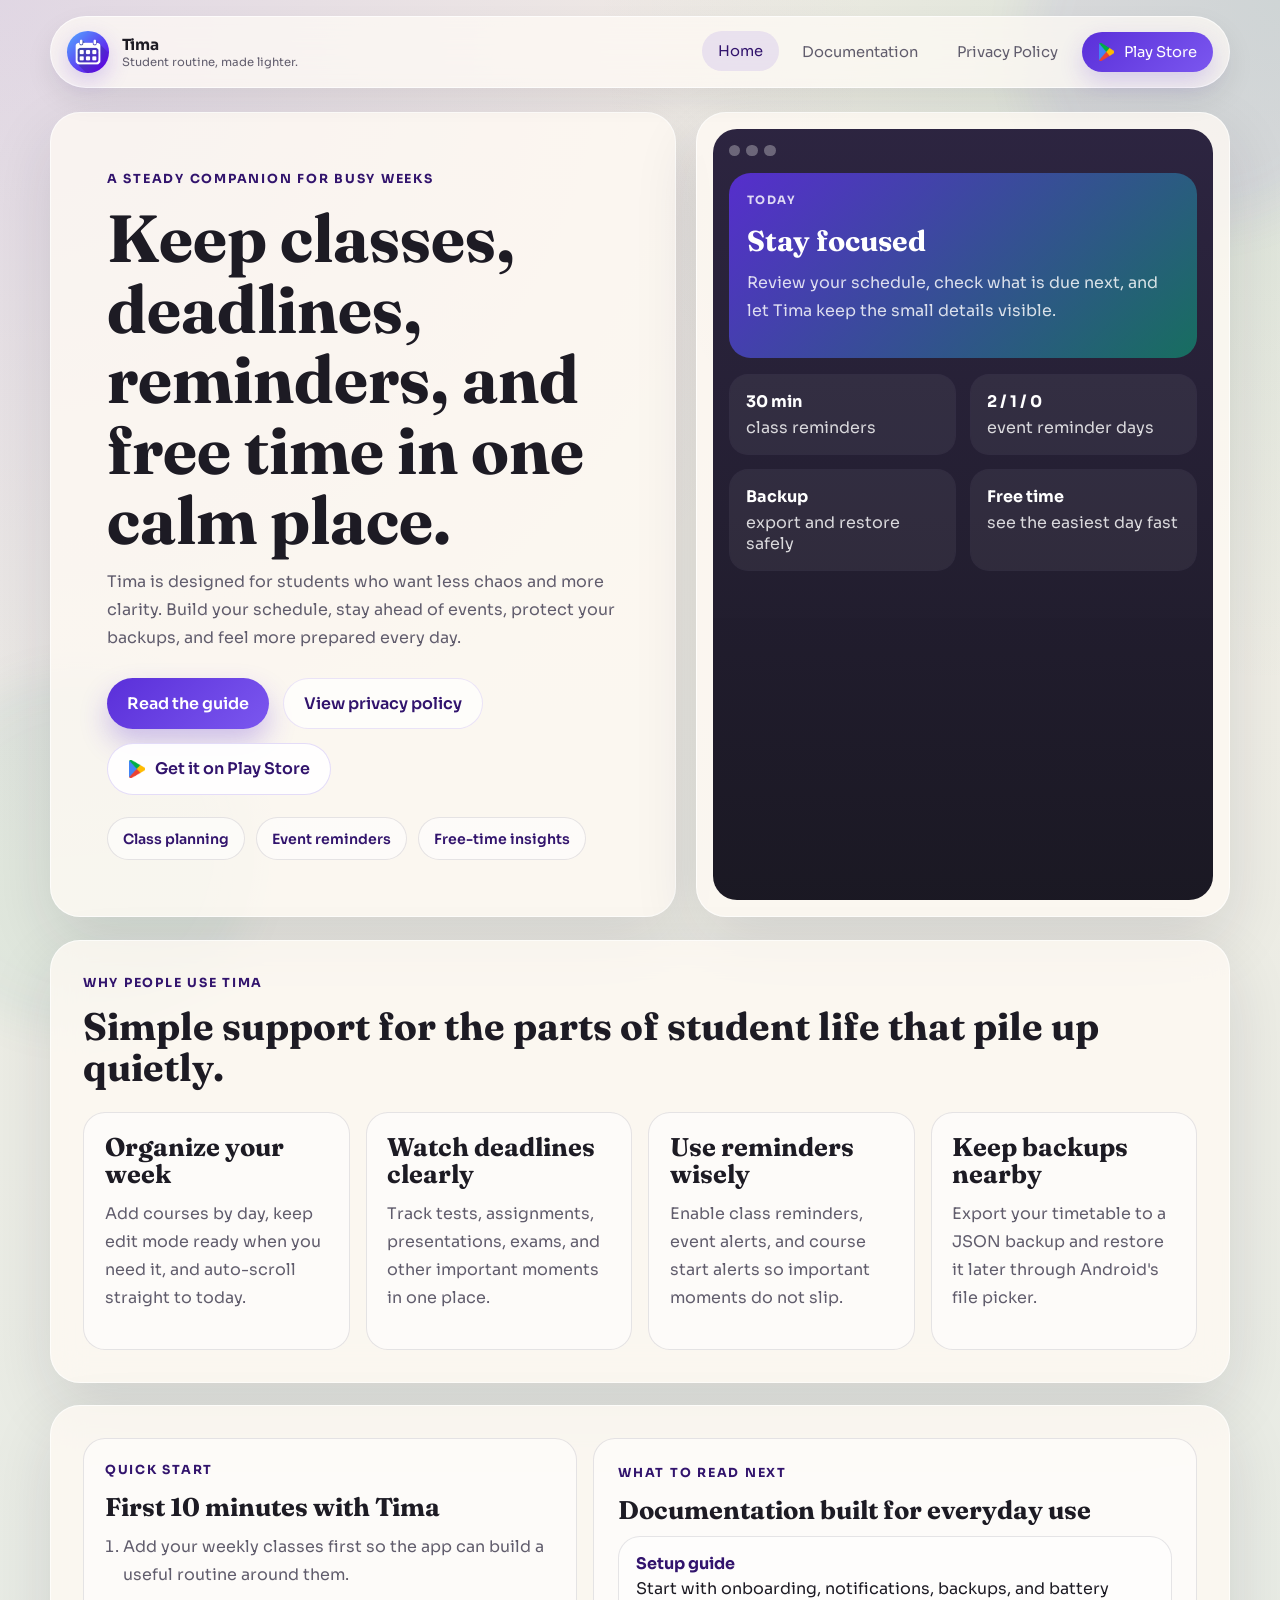
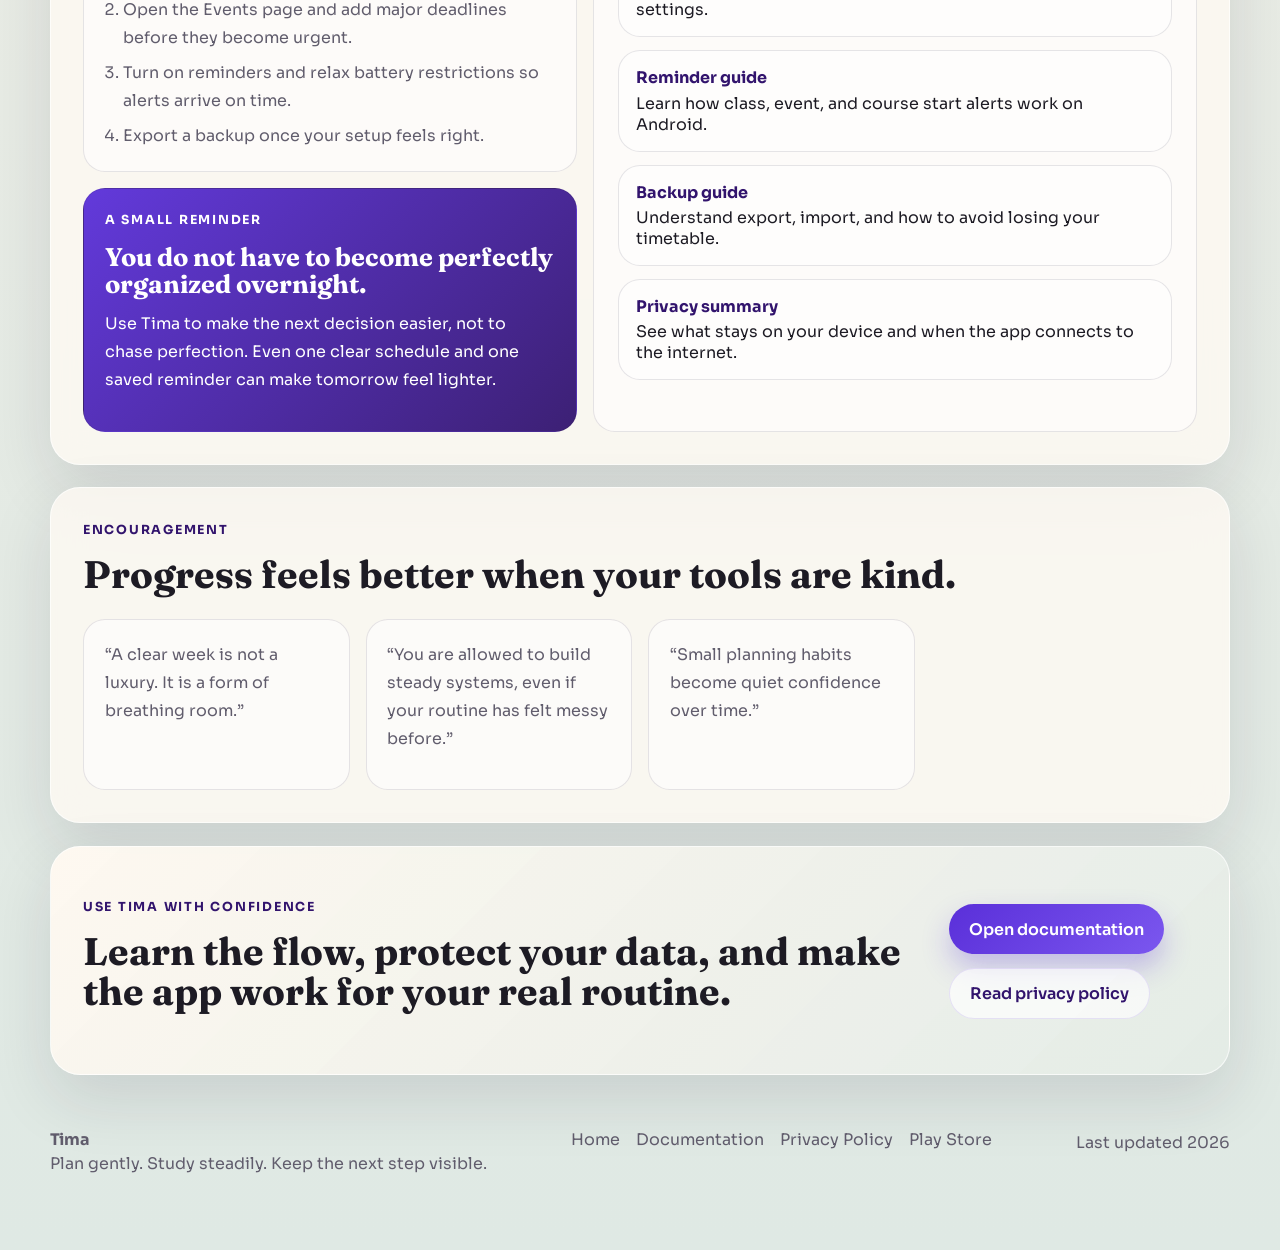
<file: website/index.html>
<!DOCTYPE html>
<html lang="en">
  <head>
    <meta charset="UTF-8" />
    <meta name="viewport" content="width=device-width, initial-scale=1.0" />
    <title>Tima | Calm Planning for Student Life</title>
    <meta
      name="description"
      content="Tima helps students manage classes, deadlines, reminders, backups, and free time with a clear and calm routine."
    />
    <link rel="preconnect" href="https://fonts.googleapis.com" />
    <link rel="preconnect" href="https://fonts.gstatic.com" crossorigin />
    <link
      href="https://fonts.googleapis.com/css2?family=Fraunces:opsz,wght@9..144,600;9..144,700&family=Sora:wght@400;500;600;700&display=swap"
      rel="stylesheet"
    />
    <link rel="icon" type="image/png" href="icons/app_icon.png" />
    <link rel="apple-touch-icon" href="icons/app_icon.png" />
    <link rel="stylesheet" href="styles.css" />
  </head>
  <body data-page="home">
    <div class="site-shell">
      <header class="site-header">
        <a class="brand" href="index.html">
          <span class="brand-mark">
            <img src="icons/app_icon.png" alt="Tima app icon" />
          </span>
          <span class="brand-copy">
            <strong>Tima</strong>
            <small>Student routine, made lighter.</small>
          </span>
        </a>
        <button class="menu-toggle" type="button" aria-expanded="false" aria-controls="site-nav">
          Menu
        </button>
        <nav id="site-nav" class="site-nav">
          <a href="index.html" data-nav="home">Home</a>
          <a href="docs.html" data-nav="docs">Documentation</a>
          <a href="privacy.html" data-nav="privacy">Privacy Policy</a>
          <a
            class="store-link"
            href="https://play.google.com/store/apps/details?id=com.yalaststudios.tima"
            target="_blank"
            rel="noreferrer"
          >
            <img src="icons/play_store_icon.png" alt="" />
            <span>Play Store</span>
          </a>
        </nav>
      </header>

      <main>
        <section class="hero reveal">
          <div class="hero-copy">
            <p class="eyebrow">A steady companion for busy weeks</p>
            <h1>Keep classes, deadlines, reminders, and free time in one calm place.</h1>
            <p class="hero-text">
              Tima is designed for students who want less chaos and more clarity. Build your schedule,
              stay ahead of events, protect your backups, and feel more prepared every day.
            </p>
            <div class="hero-actions">
              <a class="button button-primary" href="docs.html">Read the guide</a>
              <a class="button button-secondary" href="privacy.html">View privacy policy</a>
              <a
                class="button button-store"
                href="https://play.google.com/store/apps/details?id=com.yalaststudios.tima"
                target="_blank"
                rel="noreferrer"
              >
                <img src="icons/play_store_icon.png" alt="" />
                <span>Get it on Play Store</span>
              </a>
            </div>
            <div class="hero-points">
              <span>Class planning</span>
              <span>Event reminders</span>
              <span>Free-time insights</span>
            </div>
          </div>

          <div class="hero-panel reveal">
            <div class="panel-window">
              <div class="panel-header">
                <span></span><span></span><span></span>
              </div>
              <div class="panel-body">
                <article class="mini-card">
                  <p class="mini-label">Today</p>
                  <h2>Stay focused</h2>
                  <p>
                    Review your schedule, check what is due next, and let Tima keep the small details visible.
                  </p>
                </article>
                <div class="mini-grid">
                  <article class="status-chip">
                    <strong>30 min</strong>
                    <span>class reminders</span>
                  </article>
                  <article class="status-chip">
                    <strong>2 / 1 / 0</strong>
                    <span>event reminder days</span>
                  </article>
                  <article class="status-chip">
                    <strong>Backup</strong>
                    <span>export and restore safely</span>
                  </article>
                  <article class="status-chip">
                    <strong>Free time</strong>
                    <span>see the easiest day fast</span>
                  </article>
                </div>
              </div>
            </div>
          </div>
        </section>

        <section class="section reveal">
          <div class="section-heading">
            <p class="eyebrow">Why people use Tima</p>
            <h2>Simple support for the parts of student life that pile up quietly.</h2>
          </div>
          <div class="feature-grid">
            <article class="feature-card">
              <h3>Organize your week</h3>
              <p>
                Add courses by day, keep edit mode ready when you need it, and auto-scroll straight to today.
              </p>
            </article>
            <article class="feature-card">
              <h3>Watch deadlines clearly</h3>
              <p>
                Track tests, assignments, presentations, exams, and other important moments in one place.
              </p>
            </article>
            <article class="feature-card">
              <h3>Use reminders wisely</h3>
              <p>
                Enable class reminders, event alerts, and course start alerts so important moments do not slip.
              </p>
            </article>
            <article class="feature-card">
              <h3>Keep backups nearby</h3>
              <p>
                Export your timetable to a JSON backup and restore it later through Android's file picker.
              </p>
            </article>
          </div>
        </section>

        <section class="section split-section reveal">
          <div class="card-stack">
            <article class="info-card">
              <p class="eyebrow">Quick start</p>
              <h3>First 10 minutes with Tima</h3>
              <ol class="number-list">
                <li>Add your weekly classes first so the app can build a useful routine around them.</li>
                <li>Open the Events page and add major deadlines before they become urgent.</li>
                <li>Turn on reminders and relax battery restrictions so alerts arrive on time.</li>
                <li>Export a backup once your setup feels right.</li>
              </ol>
            </article>
            <article class="info-card accent-card">
              <p class="eyebrow">A small reminder</p>
              <h3>You do not have to become perfectly organized overnight.</h3>
              <p>
                Use Tima to make the next decision easier, not to chase perfection. Even one clear schedule and one
                saved reminder can make tomorrow feel lighter.
              </p>
            </article>
          </div>

          <div class="detail-card">
            <p class="eyebrow">What to read next</p>
            <h3>Documentation built for everyday use</h3>
            <div class="doc-links">
              <a class="doc-link" href="docs.html#setup">
                <strong>Setup guide</strong>
                <span>Start with onboarding, notifications, backups, and battery settings.</span>
              </a>
              <a class="doc-link" href="docs.html#notifications">
                <strong>Reminder guide</strong>
                <span>Learn how class, event, and course start alerts work on Android.</span>
              </a>
              <a class="doc-link" href="docs.html#backups">
                <strong>Backup guide</strong>
                <span>Understand export, import, and how to avoid losing your timetable.</span>
              </a>
              <a class="doc-link" href="privacy.html#summary">
                <strong>Privacy summary</strong>
                <span>See what stays on your device and when the app connects to the internet.</span>
              </a>
            </div>
          </div>
        </section>

        <section class="section reveal">
          <div class="section-heading">
            <p class="eyebrow">Encouragement</p>
            <h2>Progress feels better when your tools are kind.</h2>
          </div>
          <div class="quote-grid">
            <article class="quote-card">
              <p>
                “A clear week is not a luxury. It is a form of breathing room.”
              </p>
            </article>
            <article class="quote-card">
              <p>
                “You are allowed to build steady systems, even if your routine has felt messy before.”
              </p>
            </article>
            <article class="quote-card">
              <p>
                “Small planning habits become quiet confidence over time.”
              </p>
            </article>
          </div>
        </section>

        <section class="cta-panel reveal">
          <div>
            <p class="eyebrow">Use Tima with confidence</p>
            <h2>Learn the flow, protect your data, and make the app work for your real routine.</h2>
          </div>
          <div class="cta-actions">
            <a class="button button-primary" href="docs.html">Open documentation</a>
            <a class="button button-secondary" href="privacy.html">Read privacy policy</a>
          </div>
        </section>
      </main>

      <footer class="site-footer">
        <div>
          <strong>Tima</strong>
          <p>Plan gently. Study steadily. Keep the next step visible.</p>
        </div>
        <div class="footer-links">
          <a href="index.html">Home</a>
          <a href="docs.html">Documentation</a>
          <a href="privacy.html">Privacy Policy</a>
          <a href="https://play.google.com/store/apps/details?id=com.yalaststudios.tima" target="_blank" rel="noreferrer">
            Play Store
          </a>
        </div>
        <p class="footer-note">Last updated <span data-year></span></p>
      </footer>
    </div>

    <script src="script.js"></script>
  </body>
</html>
</file>
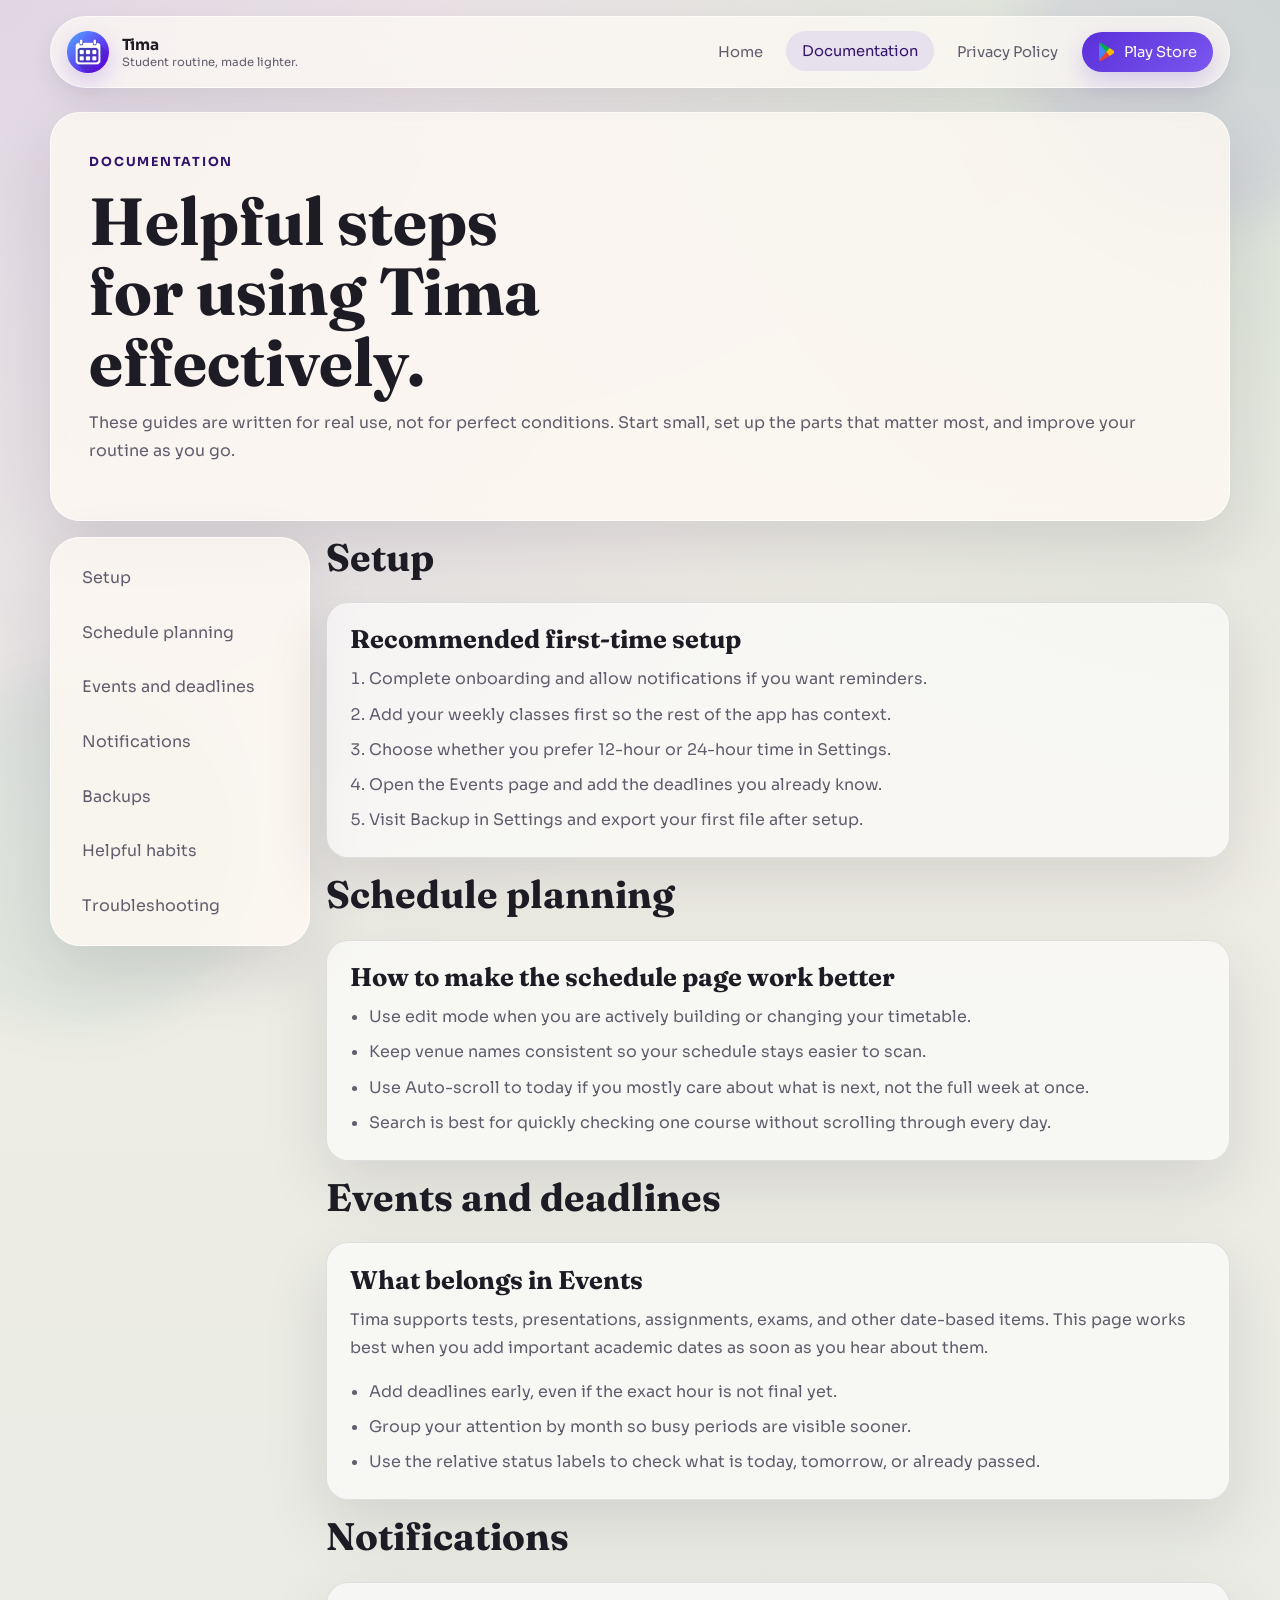
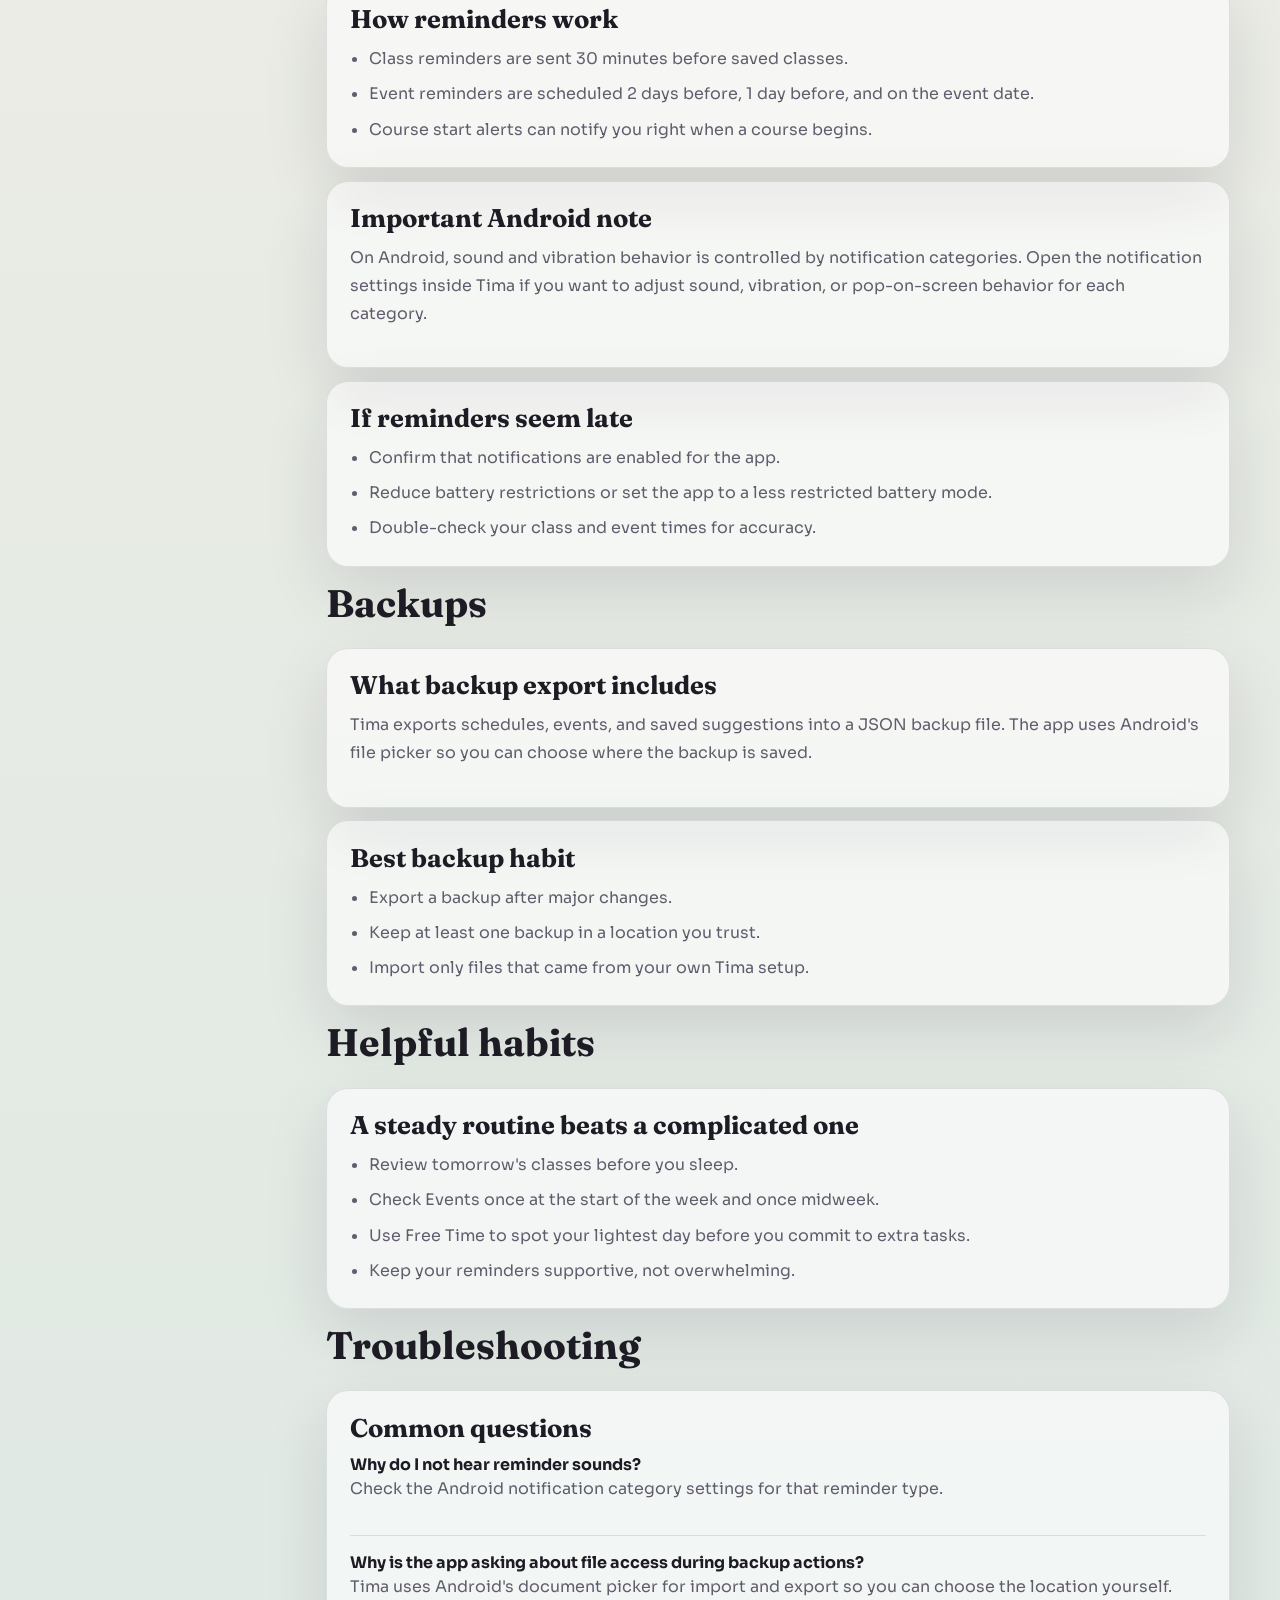
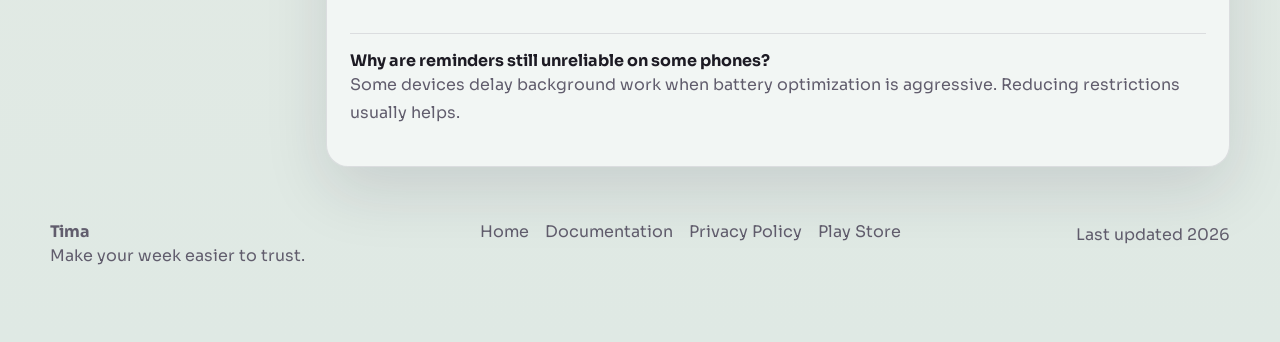
<file: website/docs.html>
<!DOCTYPE html>
<html lang="en">
  <head>
    <meta charset="UTF-8" />
    <meta name="viewport" content="width=device-width, initial-scale=1.0" />
    <title>Tima Documentation | Setup and Everyday Help</title>
    <meta
      name="description"
      content="Setup instructions, notification help, backup guidance, and practical tips for getting the most from Tima."
    />
    <link rel="preconnect" href="https://fonts.googleapis.com" />
    <link rel="preconnect" href="https://fonts.gstatic.com" crossorigin />
    <link
      href="https://fonts.googleapis.com/css2?family=Fraunces:opsz,wght@9..144,600;9..144,700&family=Sora:wght@400;500;600;700&display=swap"
      rel="stylesheet"
    />
    <link rel="icon" type="image/png" href="icons/app_icon.png" />
    <link rel="apple-touch-icon" href="icons/app_icon.png" />
    <link rel="stylesheet" href="styles.css" />
  </head>
  <body data-page="docs">
    <div class="site-shell">
      <header class="site-header">
        <a class="brand" href="index.html">
          <span class="brand-mark">
            <img src="icons/app_icon.png" alt="Tima app icon" />
          </span>
          <span class="brand-copy">
            <strong>Tima</strong>
            <small>Student routine, made lighter.</small>
          </span>
        </a>
        <button class="menu-toggle" type="button" aria-expanded="false" aria-controls="site-nav">
          Menu
        </button>
        <nav id="site-nav" class="site-nav">
          <a href="index.html" data-nav="home">Home</a>
          <a href="docs.html" data-nav="docs">Documentation</a>
          <a href="privacy.html" data-nav="privacy">Privacy Policy</a>
          <a
            class="store-link"
            href="https://play.google.com/store/apps/details?id=com.yalaststudios.tima"
            target="_blank"
            rel="noreferrer"
          >
            <img src="icons/play_store_icon.png" alt="" />
            <span>Play Store</span>
          </a>
        </nav>
      </header>

      <main class="page-main">
        <section class="page-hero reveal">
          <p class="eyebrow">Documentation</p>
          <h1>Helpful steps for using Tima effectively.</h1>
          <p>
            These guides are written for real use, not for perfect conditions. Start small, set up the parts that
            matter most, and improve your routine as you go.
          </p>
        </section>

        <section class="doc-layout">
          <aside class="doc-sidebar reveal">
            <a href="#setup">Setup</a>
            <a href="#schedule">Schedule planning</a>
            <a href="#events">Events and deadlines</a>
            <a href="#notifications">Notifications</a>
            <a href="#backups">Backups</a>
            <a href="#tips">Helpful habits</a>
            <a href="#troubleshooting">Troubleshooting</a>
          </aside>

          <div class="doc-content">
            <section id="setup" class="doc-section reveal">
              <h2>Setup</h2>
              <div class="doc-card">
                <h3>Recommended first-time setup</h3>
                <ol class="number-list">
                  <li>Complete onboarding and allow notifications if you want reminders.</li>
                  <li>Add your weekly classes first so the rest of the app has context.</li>
                  <li>Choose whether you prefer 12-hour or 24-hour time in Settings.</li>
                  <li>Open the Events page and add the deadlines you already know.</li>
                  <li>Visit Backup in Settings and export your first file after setup.</li>
                </ol>
              </div>
            </section>

            <section id="schedule" class="doc-section reveal">
              <h2>Schedule planning</h2>
              <div class="doc-card">
                <h3>How to make the schedule page work better</h3>
                <ul class="plain-list">
                  <li>Use edit mode when you are actively building or changing your timetable.</li>
                  <li>Keep venue names consistent so your schedule stays easier to scan.</li>
                  <li>Use Auto-scroll to today if you mostly care about what is next, not the full week at once.</li>
                  <li>Search is best for quickly checking one course without scrolling through every day.</li>
                </ul>
              </div>
            </section>

            <section id="events" class="doc-section reveal">
              <h2>Events and deadlines</h2>
              <div class="doc-card">
                <h3>What belongs in Events</h3>
                <p>
                  Tima supports tests, presentations, assignments, exams, and other date-based items. This page works
                  best when you add important academic dates as soon as you hear about them.
                </p>
                <ul class="plain-list">
                  <li>Add deadlines early, even if the exact hour is not final yet.</li>
                  <li>Group your attention by month so busy periods are visible sooner.</li>
                  <li>Use the relative status labels to check what is today, tomorrow, or already passed.</li>
                </ul>
              </div>
            </section>

            <section id="notifications" class="doc-section reveal">
              <h2>Notifications</h2>
              <div class="doc-card">
                <h3>How reminders work</h3>
                <ul class="plain-list">
                  <li>Class reminders are sent 30 minutes before saved classes.</li>
                  <li>Event reminders are scheduled 2 days before, 1 day before, and on the event date.</li>
                  <li>Course start alerts can notify you right when a course begins.</li>
                </ul>
              </div>
              <div class="doc-card">
                <h3>Important Android note</h3>
                <p>
                  On Android, sound and vibration behavior is controlled by notification categories. Open the
                  notification settings inside Tima if you want to adjust sound, vibration, or pop-on-screen behavior
                  for each category.
                </p>
              </div>
              <div class="doc-card">
                <h3>If reminders seem late</h3>
                <ul class="plain-list">
                  <li>Confirm that notifications are enabled for the app.</li>
                  <li>Reduce battery restrictions or set the app to a less restricted battery mode.</li>
                  <li>Double-check your class and event times for accuracy.</li>
                </ul>
              </div>
            </section>

            <section id="backups" class="doc-section reveal">
              <h2>Backups</h2>
              <div class="doc-card">
                <h3>What backup export includes</h3>
                <p>
                  Tima exports schedules, events, and saved suggestions into a JSON backup file. The app uses Android's
                  file picker so you can choose where the backup is saved.
                </p>
              </div>
              <div class="doc-card">
                <h3>Best backup habit</h3>
                <ul class="plain-list">
                  <li>Export a backup after major changes.</li>
                  <li>Keep at least one backup in a location you trust.</li>
                  <li>Import only files that came from your own Tima setup.</li>
                </ul>
              </div>
            </section>

            <section id="tips" class="doc-section reveal">
              <h2>Helpful habits</h2>
              <div class="doc-card">
                <h3>A steady routine beats a complicated one</h3>
                <ul class="plain-list">
                  <li>Review tomorrow's classes before you sleep.</li>
                  <li>Check Events once at the start of the week and once midweek.</li>
                  <li>Use Free Time to spot your lightest day before you commit to extra tasks.</li>
                  <li>Keep your reminders supportive, not overwhelming.</li>
                </ul>
              </div>
            </section>

            <section id="troubleshooting" class="doc-section reveal">
              <h2>Troubleshooting</h2>
              <div class="doc-card">
                <h3>Common questions</h3>
                <div class="faq-stack">
                  <article>
                    <strong>Why do I not hear reminder sounds?</strong>
                    <p>Check the Android notification category settings for that reminder type.</p>
                  </article>
                  <article>
                    <strong>Why is the app asking about file access during backup actions?</strong>
                    <p>
                      Tima uses Android's document picker for import and export so you can choose the location yourself.
                    </p>
                  </article>
                  <article>
                    <strong>Why are reminders still unreliable on some phones?</strong>
                    <p>
                      Some devices delay background work when battery optimization is aggressive. Reducing restrictions
                      usually helps.
                    </p>
                  </article>
                </div>
              </div>
            </section>
          </div>
        </section>
      </main>

      <footer class="site-footer">
        <div>
          <strong>Tima</strong>
          <p>Make your week easier to trust.</p>
        </div>
        <div class="footer-links">
          <a href="index.html">Home</a>
          <a href="docs.html">Documentation</a>
          <a href="privacy.html">Privacy Policy</a>
          <a href="https://play.google.com/store/apps/details?id=com.yalaststudios.tima" target="_blank" rel="noreferrer">
            Play Store
          </a>
        </div>
        <p class="footer-note">Last updated <span data-year></span></p>
      </footer>
    </div>

    <script src="script.js"></script>
  </body>
</html>
</file>
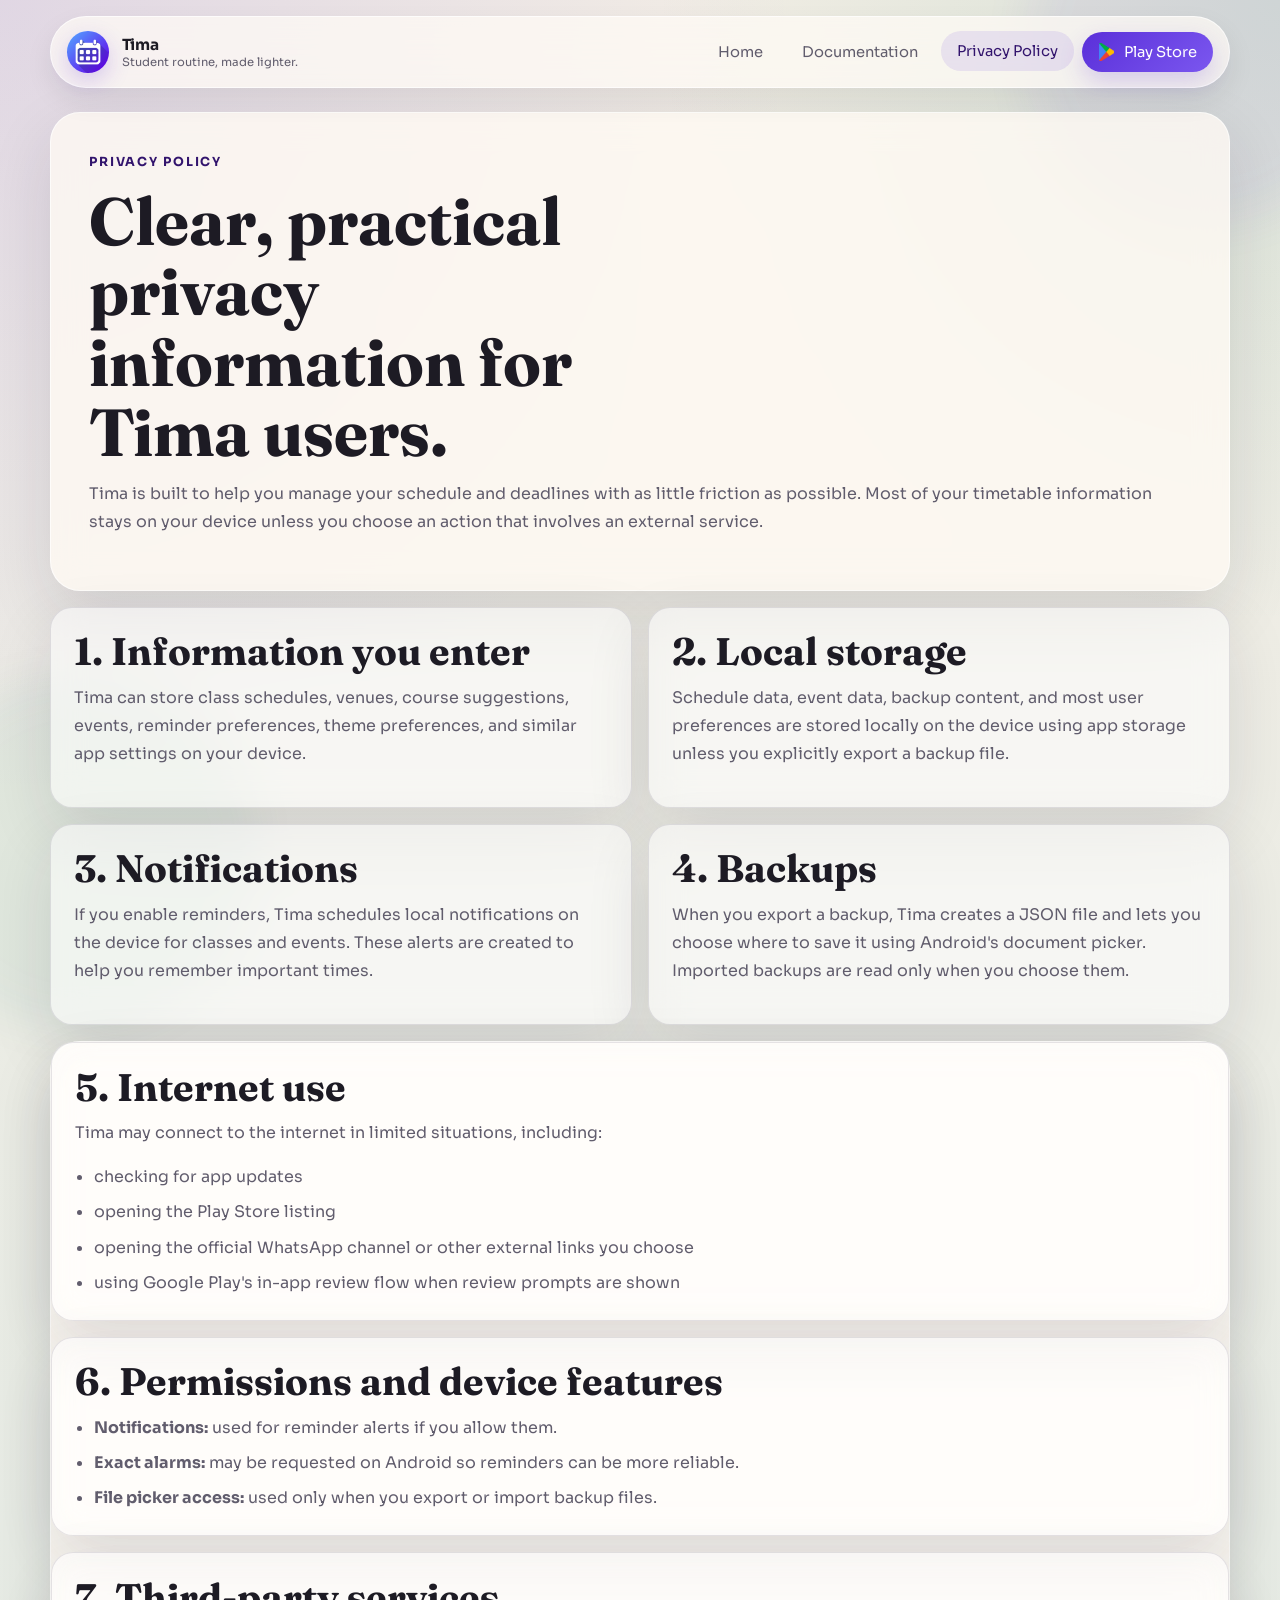
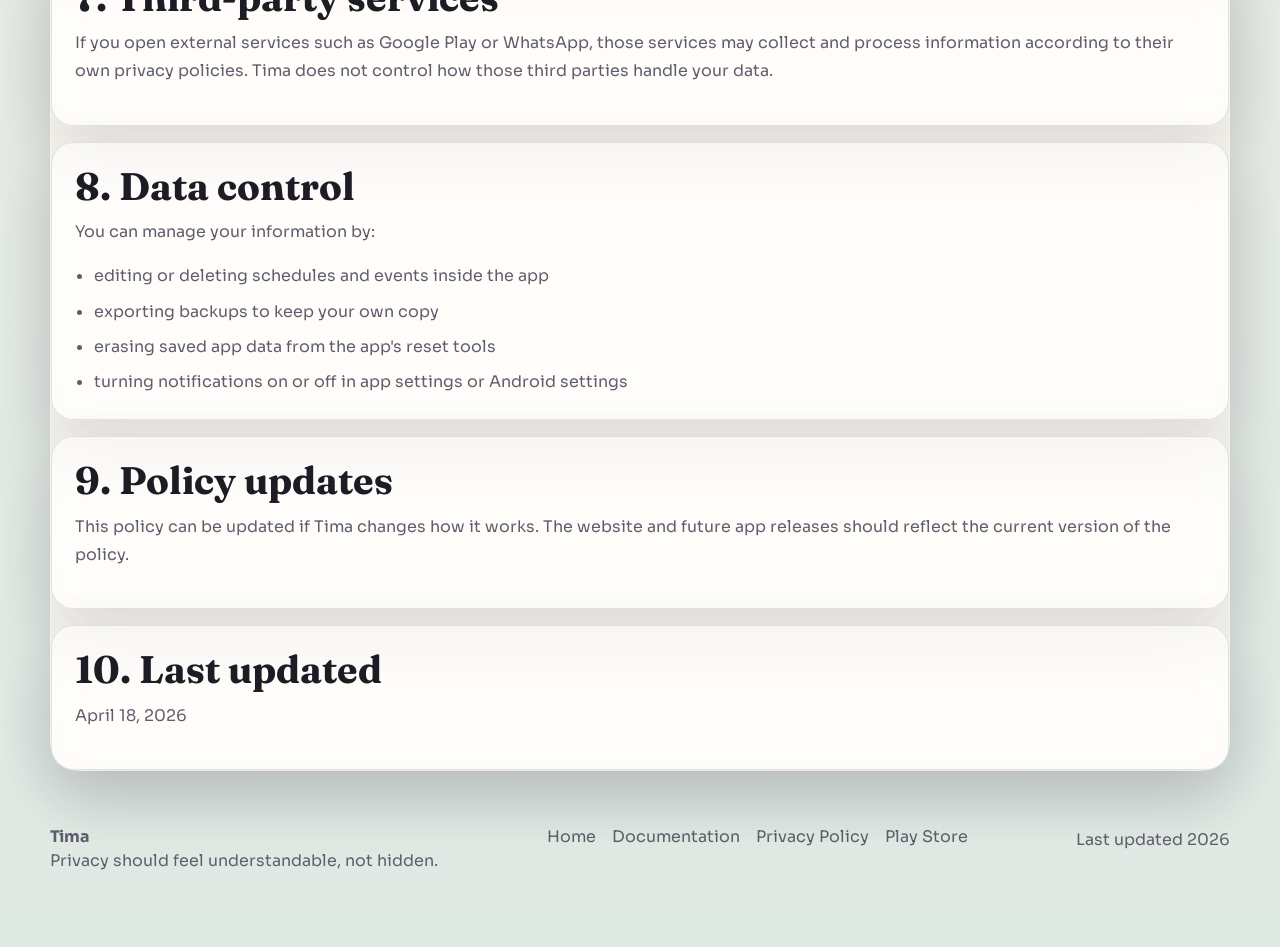
<file: website/privacy.html>
<!DOCTYPE html>
<html lang="en">
  <head>
    <meta charset="UTF-8" />
    <meta name="viewport" content="width=device-width, initial-scale=1.0" />
    <title>Tima Privacy Policy</title>
    <meta
      name="description"
      content="Read how Tima stores schedule and event data, uses notifications, handles backups, and connects to external services."
    />
    <link rel="preconnect" href="https://fonts.googleapis.com" />
    <link rel="preconnect" href="https://fonts.gstatic.com" crossorigin />
    <link
      href="https://fonts.googleapis.com/css2?family=Fraunces:opsz,wght@9..144,600;9..144,700&family=Sora:wght@400;500;600;700&display=swap"
      rel="stylesheet"
    />
    <link rel="icon" type="image/png" href="icons/app_icon.png" />
    <link rel="apple-touch-icon" href="icons/app_icon.png" />
    <link rel="stylesheet" href="styles.css" />
  </head>
  <body data-page="privacy">
    <div class="site-shell">
      <header class="site-header">
        <a class="brand" href="index.html">
          <span class="brand-mark">
            <img src="icons/app_icon.png" alt="Tima app icon" />
          </span>
          <span class="brand-copy">
            <strong>Tima</strong>
            <small>Student routine, made lighter.</small>
          </span>
        </a>
        <button class="menu-toggle" type="button" aria-expanded="false" aria-controls="site-nav">
          Menu
        </button>
        <nav id="site-nav" class="site-nav">
          <a href="index.html" data-nav="home">Home</a>
          <a href="docs.html" data-nav="docs">Documentation</a>
          <a href="privacy.html" data-nav="privacy">Privacy Policy</a>
          <a
            class="store-link"
            href="https://play.google.com/store/apps/details?id=com.yalaststudios.tima"
            target="_blank"
            rel="noreferrer"
          >
            <img src="icons/play_store_icon.png" alt="" />
            <span>Play Store</span>
          </a>
        </nav>
      </header>

      <main class="page-main">
        <section class="page-hero reveal">
          <p class="eyebrow">Privacy Policy</p>
          <h1>Clear, practical privacy information for Tima users.</h1>
          <p id="summary">
            Tima is built to help you manage your schedule and deadlines with as little friction as possible. Most of
            your timetable information stays on your device unless you choose an action that involves an external
            service.
          </p>
        </section>

        <section class="policy-grid">
          <article class="policy-card reveal">
            <h2>1. Information you enter</h2>
            <p>
              Tima can store class schedules, venues, course suggestions, events, reminder preferences, theme
              preferences, and similar app settings on your device.
            </p>
          </article>
          <article class="policy-card reveal">
            <h2>2. Local storage</h2>
            <p>
              Schedule data, event data, backup content, and most user preferences are stored locally on the device
              using app storage unless you explicitly export a backup file.
            </p>
          </article>
          <article class="policy-card reveal">
            <h2>3. Notifications</h2>
            <p>
              If you enable reminders, Tima schedules local notifications on the device for classes and events. These
              alerts are created to help you remember important times.
            </p>
          </article>
          <article class="policy-card reveal">
            <h2>4. Backups</h2>
            <p>
              When you export a backup, Tima creates a JSON file and lets you choose where to save it using Android's
              document picker. Imported backups are read only when you choose them.
            </p>
          </article>
        </section>

        <section class="policy-long reveal">
          <article class="doc-card">
            <h2>5. Internet use</h2>
            <p>Tima may connect to the internet in limited situations, including:</p>
            <ul class="plain-list">
              <li>checking for app updates</li>
              <li>opening the Play Store listing</li>
              <li>opening the official WhatsApp channel or other external links you choose</li>
              <li>using Google Play's in-app review flow when review prompts are shown</li>
            </ul>
          </article>

          <article class="doc-card">
            <h2>6. Permissions and device features</h2>
            <ul class="plain-list">
              <li><strong>Notifications:</strong> used for reminder alerts if you allow them.</li>
              <li><strong>Exact alarms:</strong> may be requested on Android so reminders can be more reliable.</li>
              <li><strong>File picker access:</strong> used only when you export or import backup files.</li>
            </ul>
          </article>

          <article class="doc-card">
            <h2>7. Third-party services</h2>
            <p>
              If you open external services such as Google Play or WhatsApp, those services may collect and process
              information according to their own privacy policies. Tima does not control how those third parties handle
              your data.
            </p>
          </article>

          <article class="doc-card">
            <h2>8. Data control</h2>
            <p>You can manage your information by:</p>
            <ul class="plain-list">
              <li>editing or deleting schedules and events inside the app</li>
              <li>exporting backups to keep your own copy</li>
              <li>erasing saved app data from the app's reset tools</li>
              <li>turning notifications on or off in app settings or Android settings</li>
            </ul>
          </article>

          <article class="doc-card">
            <h2>9. Policy updates</h2>
            <p>
              This policy can be updated if Tima changes how it works. The website and future app releases should
              reflect the current version of the policy.
            </p>
          </article>

          <article class="doc-card">
            <h2>10. Last updated</h2>
            <p>April 18, 2026</p>
          </article>
        </section>
      </main>

      <footer class="site-footer">
        <div>
          <strong>Tima</strong>
          <p>Privacy should feel understandable, not hidden.</p>
        </div>
        <div class="footer-links">
          <a href="index.html">Home</a>
          <a href="docs.html">Documentation</a>
          <a href="privacy.html">Privacy Policy</a>
          <a href="https://play.google.com/store/apps/details?id=com.yalaststudios.tima" target="_blank" rel="noreferrer">
            Play Store
          </a>
        </div>
        <p class="footer-note">Last updated <span data-year></span></p>
      </footer>
    </div>

    <script src="script.js"></script>
  </body>
</html>
</file>
<file: website/styles.css>
:root {
  --bg: #f3eee5;
  --bg-deep: #dfe9e4;
  --surface: rgba(255, 250, 244, 0.78);
  --surface-strong: #fff9f0;
  --ink: #1d1b24;
  --muted: #615d6d;
  --line: rgba(55, 45, 78, 0.12);
  --primary: #5a2fd9;
  --primary-deep: #32146d;
  --accent: #13846b;
  --shadow: 0 24px 64px rgba(31, 23, 47, 0.12);
  --radius-xl: 30px;
  --radius-lg: 22px;
  --radius-md: 16px;
  --max-width: 1180px;
}

*,
*::before,
*::after {
  box-sizing: border-box;
}

html {
  scroll-behavior: smooth;
}

body {
  margin: 0;
  font-family: "Sora", "Segoe UI", sans-serif;
  color: var(--ink);
  background:
    radial-gradient(circle at top left, rgba(90, 47, 217, 0.12), transparent 28%),
    radial-gradient(circle at top right, rgba(19, 132, 107, 0.12), transparent 22%),
    linear-gradient(180deg, var(--bg), var(--bg-deep));
  min-height: 100vh;
}

body::before,
body::after {
  content: "";
  position: fixed;
  width: 22rem;
  height: 22rem;
  border-radius: 50%;
  filter: blur(24px);
  opacity: 0.38;
  pointer-events: none;
  z-index: 0;
  animation: drift 16s ease-in-out infinite alternate;
}

body::before {
  top: -8rem;
  right: -6rem;
  background: rgba(90, 47, 217, 0.18);
}

body::after {
  bottom: -8rem;
  left: -6rem;
  background: rgba(19, 132, 107, 0.16);
}

a {
  color: inherit;
  text-decoration: none;
}

img {
  max-width: 100%;
}

.site-shell {
  position: relative;
  z-index: 1;
  width: min(calc(100% - 2rem), var(--max-width));
  margin: 0 auto;
  padding: 1rem 0 2.5rem;
}

.site-header {
  position: sticky;
  top: 1rem;
  display: flex;
  align-items: center;
  justify-content: space-between;
  gap: 1rem;
  padding: 0.9rem 1rem;
  margin-bottom: 1.5rem;
  background: rgba(255, 251, 245, 0.72);
  backdrop-filter: blur(18px);
  border: 1px solid rgba(255, 255, 255, 0.65);
  border-radius: 999px;
  box-shadow: 0 12px 28px rgba(29, 27, 36, 0.08);
  z-index: 10;
}

.brand {
  display: inline-flex;
  align-items: center;
  gap: 0.85rem;
}

.brand-mark {
  display: inline-grid;
  place-items: center;
  width: 2.6rem;
  height: 2.6rem;
  border-radius: 50%;
  overflow: hidden;
  background: white;
  box-shadow: 0 8px 22px rgba(90, 47, 217, 0.22);
}

.brand-mark img {
  width: 100%;
  height: 100%;
  object-fit: cover;
}

.brand-copy {
  display: grid;
  gap: 0.1rem;
}

.brand-copy strong {
  font-size: 0.96rem;
}

.brand-copy small {
  color: var(--muted);
  font-size: 0.72rem;
}

.site-nav {
  display: flex;
  align-items: center;
  gap: 0.45rem;
  flex-wrap: wrap;
}

.site-nav a {
  display: inline-flex;
  align-items: center;
  justify-content: center;
  padding: 0.7rem 1rem;
  border-radius: 999px;
  color: var(--muted);
  font-size: 0.92rem;
  transition: background-color 0.2s ease, color 0.2s ease, transform 0.2s ease;
}

.site-nav a:hover,
.site-nav a[data-active="true"] {
  background: rgba(90, 47, 217, 0.1);
  color: var(--primary-deep);
  transform: translateY(-1px);
}

.store-link {
  gap: 0.55rem;
  background: linear-gradient(135deg, var(--primary), #7b57ef);
  color: white !important;
  box-shadow: 0 10px 24px rgba(90, 47, 217, 0.2);
}

.store-link:hover {
  background: linear-gradient(135deg, #5329d1, #714cf0) !important;
  color: white !important;
}

.store-link img,
.button-store img {
  width: 1.1rem;
  height: 1.1rem;
  object-fit: contain;
}

.menu-toggle {
  display: none;
  padding: 0.75rem 1rem;
  border: 0;
  border-radius: 999px;
  background: rgba(90, 47, 217, 0.12);
  color: var(--primary-deep);
  font: inherit;
  font-weight: 600;
}

.hero,
.section,
.cta-panel,
.page-main {
  margin-bottom: 1.4rem;
}

.hero {
  display: grid;
  grid-template-columns: 1.08fr 0.92fr;
  gap: 1.25rem;
  align-items: stretch;
}

.hero-copy,
.hero-panel,
.section,
.cta-panel,
.doc-sidebar,
.doc-card,
.policy-card,
.policy-long,
.page-hero {
  background: var(--surface);
  backdrop-filter: blur(16px);
  border: 1px solid rgba(255, 255, 255, 0.65);
  box-shadow: var(--shadow);
}

.hero-copy,
.hero-panel,
.section,
.cta-panel,
.page-hero,
.policy-long {
  border-radius: var(--radius-xl);
}

.hero-copy {
  padding: 3.5rem;
}

.hero-panel {
  padding: 1rem;
}

.eyebrow {
  margin: 0 0 0.75rem;
  color: var(--primary-deep);
  text-transform: uppercase;
  letter-spacing: 0.14em;
  font-size: 0.78rem;
  font-weight: 700;
}

h1,
h2,
h3 {
  margin: 0 0 0.75rem;
  font-family: "Fraunces", Georgia, serif;
  line-height: 1.06;
}

h1 {
  font-size: clamp(2.7rem, 5.2vw, 5rem);
  max-width: 11ch;
}

h2 {
  font-size: clamp(1.9rem, 3vw, 3rem);
}

h3 {
  font-size: clamp(1.25rem, 2vw, 1.65rem);
}

p {
  margin: 0 0 1rem;
  color: var(--muted);
  line-height: 1.75;
}

.hero-text {
  max-width: 54ch;
  font-size: 1rem;
}

.hero-actions,
.cta-actions {
  display: flex;
  flex-wrap: wrap;
  gap: 0.85rem;
  margin: 1.6rem 0 1.4rem;
}

.button {
  display: inline-flex;
  align-items: center;
  justify-content: center;
  min-height: 3rem;
  padding: 0.9rem 1.25rem;
  border-radius: 999px;
  font-weight: 600;
  transition: transform 0.2s ease, box-shadow 0.2s ease, background-color 0.2s ease;
}

.button:hover {
  transform: translateY(-2px);
}

.button-primary {
  background: linear-gradient(135deg, var(--primary), #7b57ef);
  color: white;
  box-shadow: 0 14px 28px rgba(90, 47, 217, 0.28);
}

.button-secondary {
  background: rgba(255, 255, 255, 0.65);
  border: 1px solid rgba(90, 47, 217, 0.12);
  color: var(--primary-deep);
}

.button-store {
  gap: 0.6rem;
  background: rgba(255, 255, 255, 0.9);
  border: 1px solid rgba(90, 47, 217, 0.16);
  color: var(--primary-deep);
}

.hero-points {
  display: flex;
  flex-wrap: wrap;
  gap: 0.65rem;
}

.hero-points span,
.status-chip,
.quote-card,
.doc-link,
.feature-card,
.info-card,
.detail-card,
.policy-card,
.doc-card {
  border: 1px solid var(--line);
}

.hero-points span {
  padding: 0.72rem 0.95rem;
  border-radius: 999px;
  background: rgba(255, 255, 255, 0.54);
  color: var(--primary-deep);
  font-size: 0.88rem;
  font-weight: 600;
}

.panel-window {
  height: 100%;
  background: linear-gradient(180deg, rgba(36, 28, 57, 0.96), rgba(22, 20, 31, 0.98));
  color: white;
  border-radius: calc(var(--radius-xl) - 6px);
  padding: 1rem;
}

.panel-header {
  display: flex;
  gap: 0.42rem;
  margin-bottom: 1rem;
}

.panel-header span {
  width: 0.7rem;
  height: 0.7rem;
  border-radius: 50%;
  background: rgba(255, 255, 255, 0.3);
}

.panel-body {
  display: grid;
  gap: 1rem;
}

.mini-card {
  padding: 1.1rem;
  border-radius: 1.35rem;
  background: linear-gradient(135deg, rgba(90, 47, 217, 0.92), rgba(19, 132, 107, 0.78));
}

.mini-card h2 {
  margin-top: 0.2rem;
  font-size: 1.8rem;
}

.mini-card p,
.mini-label,
.status-chip span {
  color: rgba(255, 255, 255, 0.82);
}

.mini-label {
  text-transform: uppercase;
  font-size: 0.72rem;
  letter-spacing: 0.12em;
  font-weight: 700;
}

.mini-grid {
  display: grid;
  grid-template-columns: repeat(2, minmax(0, 1fr));
  gap: 0.85rem;
}

.status-chip {
  padding: 1rem;
  border-radius: 1.2rem;
  background: rgba(255, 255, 255, 0.06);
}

.status-chip strong {
  display: block;
  margin-bottom: 0.3rem;
  font-size: 1rem;
}

.section {
  padding: 2rem;
}

.section-heading {
  margin-bottom: 1.5rem;
}

.feature-grid,
.quote-grid {
  display: grid;
  grid-template-columns: repeat(4, minmax(0, 1fr));
  gap: 1rem;
}

.feature-card,
.quote-card,
.info-card,
.detail-card,
.doc-link,
.policy-card {
  border-radius: var(--radius-lg);
  background: rgba(255, 255, 255, 0.54);
}

.feature-card,
.quote-card,
.info-card,
.detail-card,
.policy-card {
  padding: 1.3rem;
}

.split-section {
  display: grid;
  grid-template-columns: 0.9fr 1.1fr;
  gap: 1rem;
}

.card-stack {
  display: grid;
  gap: 1rem;
}

.accent-card {
  background: linear-gradient(135deg, rgba(90, 47, 217, 0.95), rgba(50, 20, 109, 0.95));
}

.accent-card h3,
.accent-card p,
.accent-card .eyebrow {
  color: white;
}

.detail-card {
  padding: 1.5rem;
}

.doc-links {
  display: grid;
  gap: 0.8rem;
}

.doc-link {
  display: grid;
  gap: 0.28rem;
  padding: 1rem 1.05rem;
  transition: transform 0.2s ease, border-color 0.2s ease;
}

.doc-link:hover {
  transform: translateY(-2px);
  border-color: rgba(90, 47, 217, 0.24);
}

.doc-link strong {
  color: var(--primary-deep);
}

.number-list,
.plain-list {
  margin: 0;
  padding-left: 1.15rem;
  color: var(--muted);
  line-height: 1.75;
}

.number-list li + li,
.plain-list li + li {
  margin-top: 0.45rem;
}

.cta-panel {
  display: flex;
  justify-content: space-between;
  align-items: center;
  gap: 1rem;
  padding: 2rem;
  background:
    linear-gradient(135deg, rgba(255, 249, 240, 0.78), rgba(223, 233, 228, 0.82)),
    rgba(255, 250, 244, 0.78);
}

.page-main {
  display: grid;
  gap: 1rem;
}

.page-hero {
  padding: 2.4rem;
}

.doc-layout {
  display: grid;
  grid-template-columns: 260px 1fr;
  gap: 1rem;
}

.doc-sidebar {
  position: sticky;
  top: 6.4rem;
  display: grid;
  align-content: start;
  gap: 0.4rem;
  padding: 1rem;
  border-radius: var(--radius-xl);
  height: fit-content;
}

.doc-sidebar a {
  padding: 0.85rem 0.95rem;
  border-radius: 14px;
  color: var(--muted);
  transition: background-color 0.2s ease, color 0.2s ease;
}

.doc-sidebar a:hover {
  background: rgba(90, 47, 217, 0.08);
  color: var(--primary-deep);
}

.doc-content,
.policy-long {
  display: grid;
  gap: 1rem;
}

.doc-section {
  display: grid;
  gap: 0.8rem;
}

.doc-card {
  padding: 1.45rem;
  border-radius: var(--radius-lg);
  background: rgba(255, 255, 255, 0.58);
}

.faq-stack {
  display: grid;
  gap: 1rem;
}

.faq-stack article {
  padding-top: 1rem;
  border-top: 1px solid var(--line);
}

.faq-stack article:first-child {
  padding-top: 0;
  border-top: 0;
}

.policy-grid {
  display: grid;
  grid-template-columns: repeat(2, minmax(0, 1fr));
  gap: 1rem;
}

.policy-card {
  padding: 1.45rem;
}

.site-footer {
  display: flex;
  justify-content: space-between;
  align-items: flex-start;
  gap: 1rem;
  padding: 2rem 0 1rem;
  color: var(--muted);
}

.footer-links {
  display: flex;
  gap: 1rem;
  flex-wrap: wrap;
}

.footer-note {
  margin: 0;
}

.reveal {
  opacity: 0;
  transform: translateY(22px);
  animation: rise 0.7s ease forwards;
}

.reveal:nth-child(2) {
  animation-delay: 0.08s;
}

.reveal:nth-child(3) {
  animation-delay: 0.14s;
}

.reveal:nth-child(4) {
  animation-delay: 0.2s;
}

@keyframes rise {
  to {
    opacity: 1;
    transform: translateY(0);
  }
}

@keyframes drift {
  from {
    transform: translate3d(0, 0, 0) scale(1);
  }
  to {
    transform: translate3d(0, 18px, 0) scale(1.08);
  }
}

@media (max-width: 980px) {
  .hero,
  .split-section,
  .doc-layout,
  .policy-grid {
    grid-template-columns: 1fr;
  }

  .feature-grid,
  .quote-grid {
    grid-template-columns: repeat(2, minmax(0, 1fr));
  }

  .doc-sidebar {
    position: static;
  }

  .cta-panel,
  .site-footer {
    flex-direction: column;
  }
}

@media (max-width: 760px) {
  .site-shell {
    width: min(calc(100% - 1rem), var(--max-width));
  }

  .site-header {
    flex-wrap: wrap;
    align-items: flex-start;
    border-radius: 28px;
    padding: 1rem;
  }

  .brand {
    flex: 1 1 auto;
    min-width: 0;
  }

  .brand-copy small {
    white-space: normal;
  }

  .menu-toggle {
    display: inline-flex;
    align-items: center;
    justify-content: center;
    margin-left: auto;
    flex: 0 0 auto;
  }

  .site-nav {
    display: none;
    order: 3;
    flex-basis: 100%;
    width: 100%;
    padding-top: 0.75rem;
  }

  .site-nav.is-open {
    display: grid;
    gap: 0.55rem;
  }

  .site-nav a {
    display: block;
    width: 100%;
    background: rgba(255, 255, 255, 0.58);
  }

  .site-nav .store-link {
    justify-content: flex-start;
  }

  .hero-copy,
  .section,
  .page-hero,
  .cta-panel {
    padding: 1.35rem;
  }

  .feature-grid,
  .quote-grid,
  .mini-grid {
    grid-template-columns: 1fr;
  }

  h1 {
    max-width: none;
  }
}
</file>
